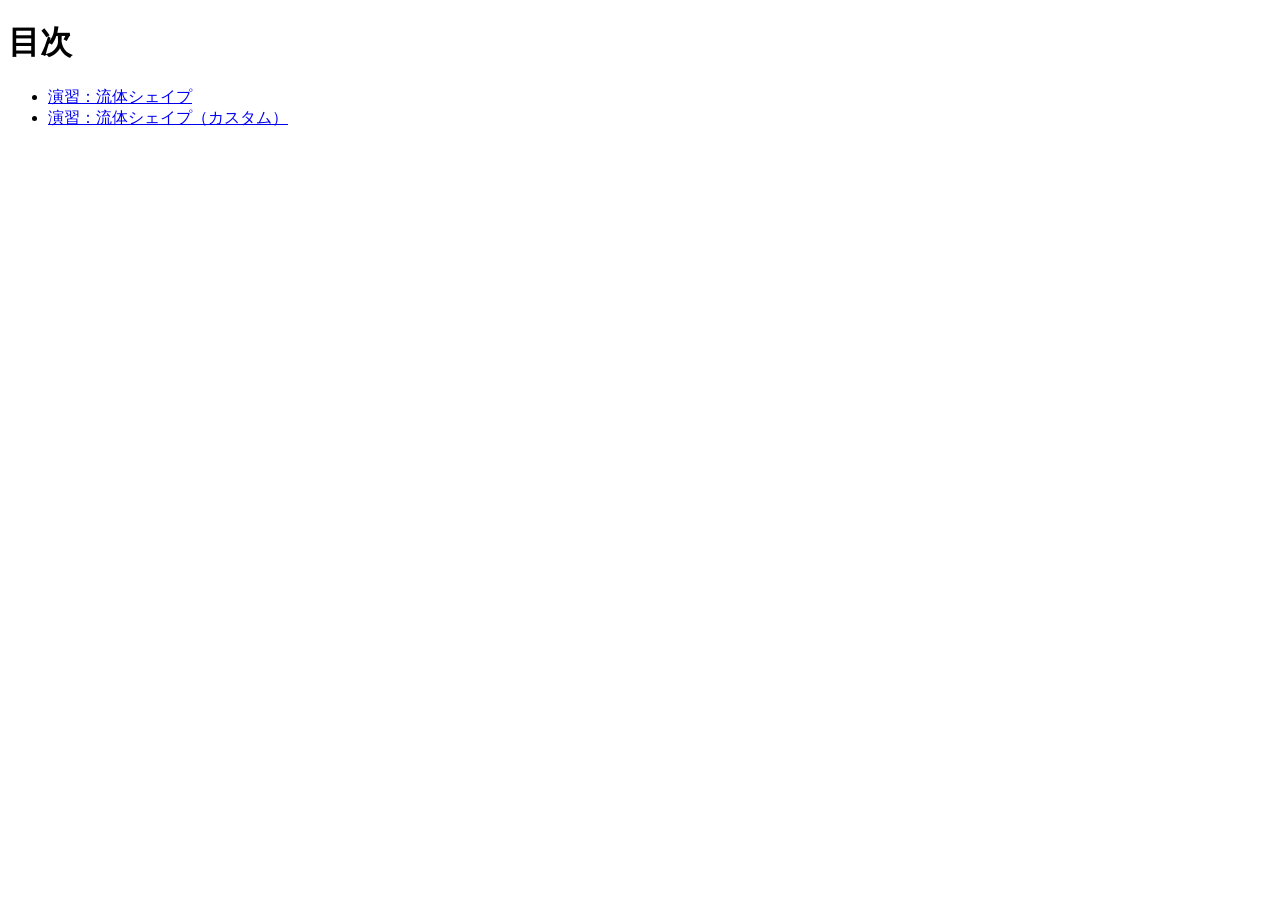
<file: index.html>
<!doctype html>
<html lang="ja">
  <head>
    <meta charset="utf-8">
    <title>20261119-hc</title>
  </head>

  <body>
    <h1>目次</h1>

    <ul>
      <li><a href="fluid-shape/index.html">演習：流体シェイプ</a></li>
      <li><a href="fluid-shape-cusutamo/index.html">演習：流体シェイプ（カスタム）</a></li>
    </ul>
  </body>
</html>
</file>
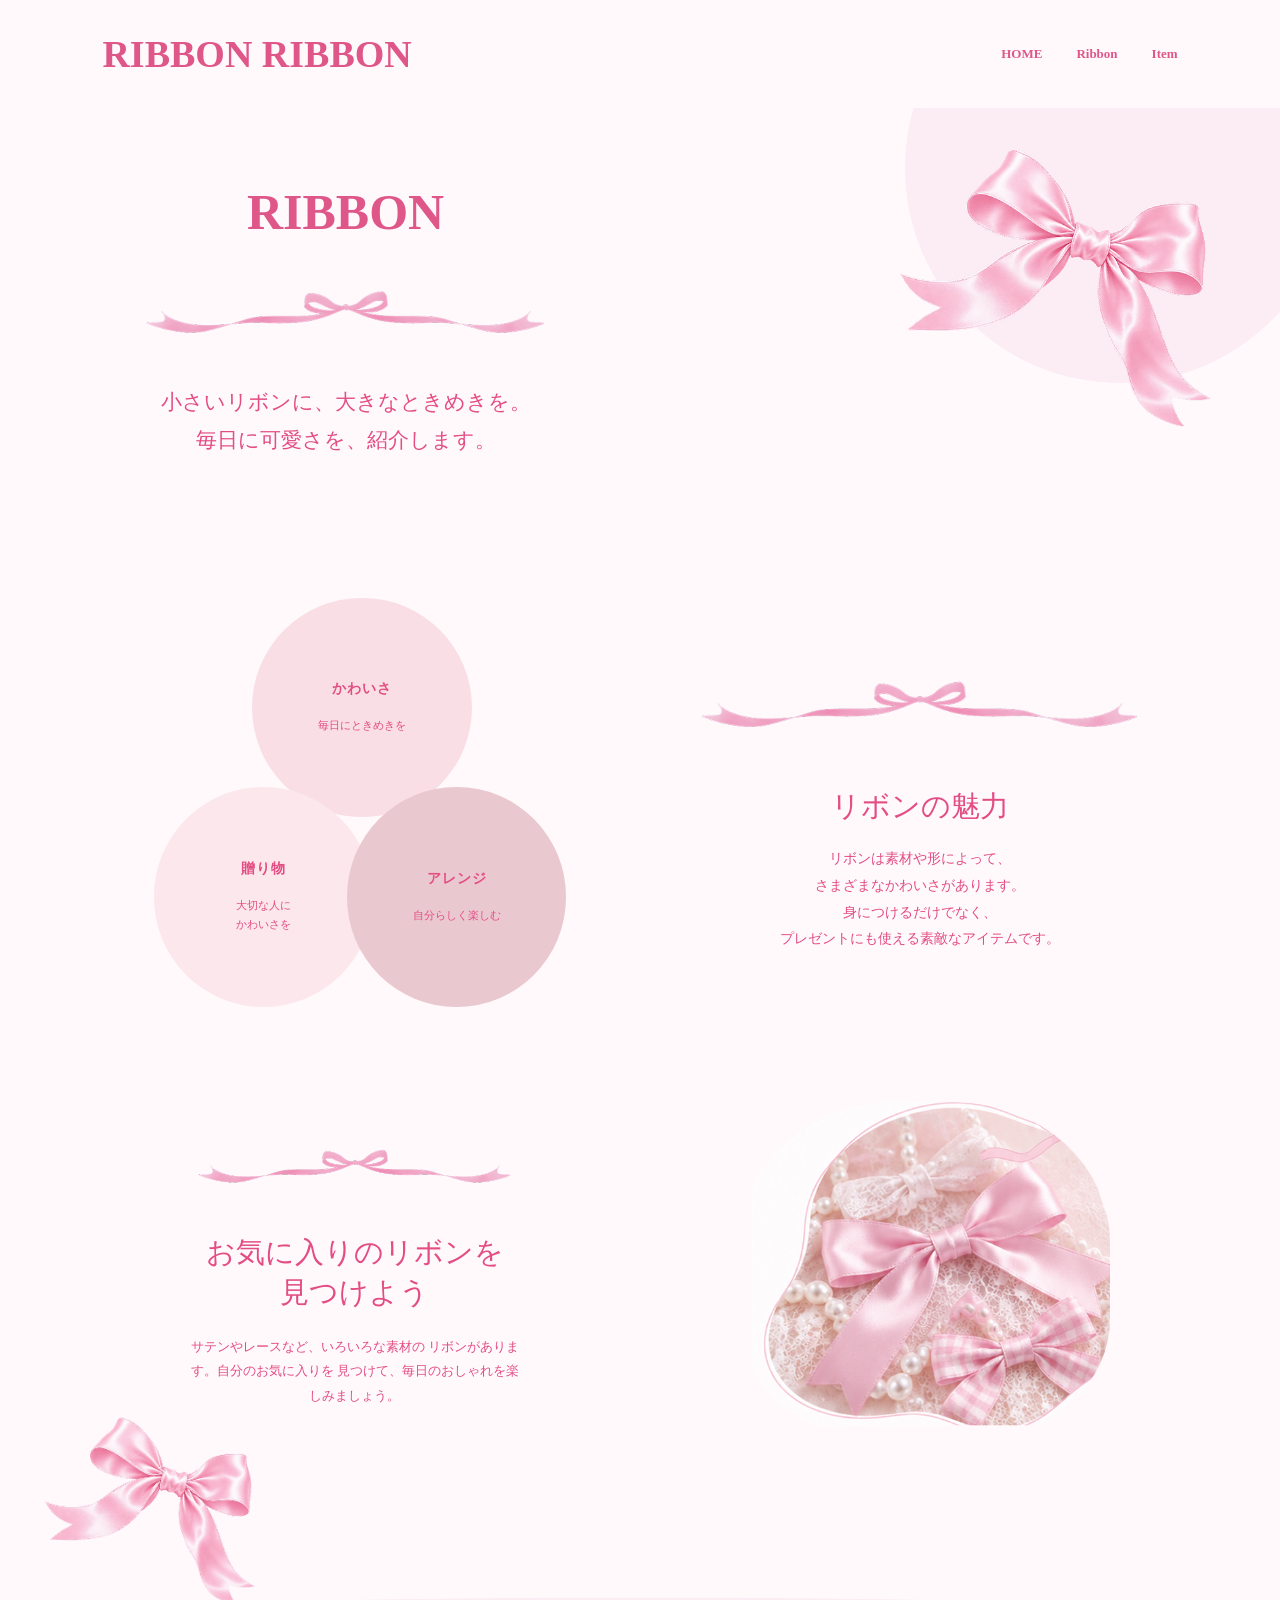
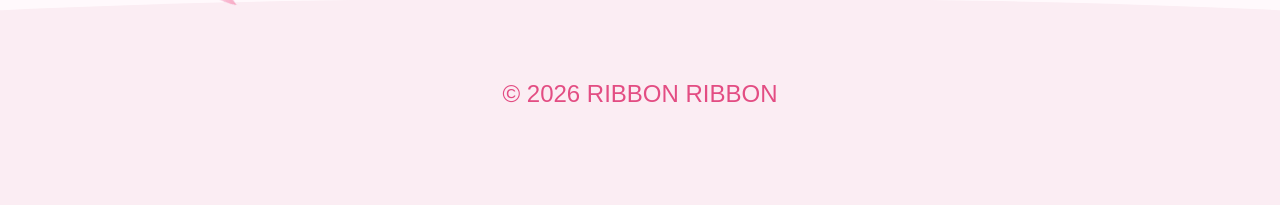
<file: fluid-shape-cusutamo/index.html>
<!DOCTYPE html>
<html lang="ja">
<head>
  <meta charset="UTF-8">
  <meta name="viewport" content="width=device-width, initial-scale=1.0">
  <title>RIBBON RIBBON</title>
  <link rel="stylesheet" href="style.css">
</head>

<body id="home">

  <!-- ヘッダー -->
  <header class="site-header">
    <h1>RIBBON RIBBON</h1>

    <nav>
      <a href="#home">HOME</a>
      <a href="#ribbon">Ribbon</a>
      <a href="#item">Item</a>
    </nav>
  </header>

  <main>

    <!-- メインビジュアル -->
    <section class="hero">

      <div class="hero-copy">
        <h2>RIBBON</h2>

        <!-- 横長のリボン飾り画像 -->
        <img
          class="line-ribbon"
          src="images/ribbon-line.png"
          alt=""
        >

        <p>
          小さいリボンに、大きなときめきを。<br>
          毎日に可愛さを、紹介します。
        </p>
      </div>

      <!-- 右上の大きなリボン画像 -->
      <img
        class="hero-bow"
        src="images/bow-main.png"
        alt=""
      >

    </section>


    <!-- リボンの魅力 -->
    <section class="feature" id="ribbon">

      <!-- 3つの丸 -->
      <div class="circle-group">

        <div class="circle circle-top">
          <h3>かわいさ</h3>
          <p>毎日にときめきを</p>
        </div>

        <div class="circle circle-left">
          <h3>贈り物</h3>
          <p>
            大切な人に<br>
            かわいさを
          </p>
        </div>

        <div class="circle circle-right">
          <h3>アレンジ</h3>
          <p>自分らしく楽しむ</p>
        </div>

      </div>


      <!-- リボンの魅力の説明 -->
      <div class="feature-copy">

        <img
          class="line-ribbon"
          src="images/ribbon-line.png"
          alt=""
        >

        <h2>リボンの魅力</h2>

        <p>
          リボンは素材や形によって、<br>
          さまざまなかわいさがあります。<br>
          身につけるだけでなく、<br>
          プレゼントにも使える素敵なアイテムです。
        </p>

      </div>

    </section>


    <!-- お気に入りのリボン -->
    <section class="item-section" id="item">

      <div class="item-copy">

        <img
          class="line-ribbon"
          src="images/ribbon-line.png"
          alt=""
        >

        <h2>
          お気に入りのリボンを<br>
          見つけよう
        </h2>

        <p>
          サテンやレースなど、いろいろな素材の
          リボンがあります。自分のお気に入りを
          見つけて、毎日のおしゃれを楽しみましょう。
        </p>

      </div>


      <!-- リボンの写真 -->
      <img
        class="item-photo"
        src="images/ribbon-items.png"
        alt="リボンやレースのアイテム"
      >

    </section>

  </main>


  <!-- 下部のリボン飾り -->
  <img
    class="footer-bow"
    src="images/bow-main.png"
    alt=""
  >


  <!-- フッター -->
  <footer>
    <p>© 2026 RIBBON RIBBON</p>
  </footer>

</body>
</html>
</file>
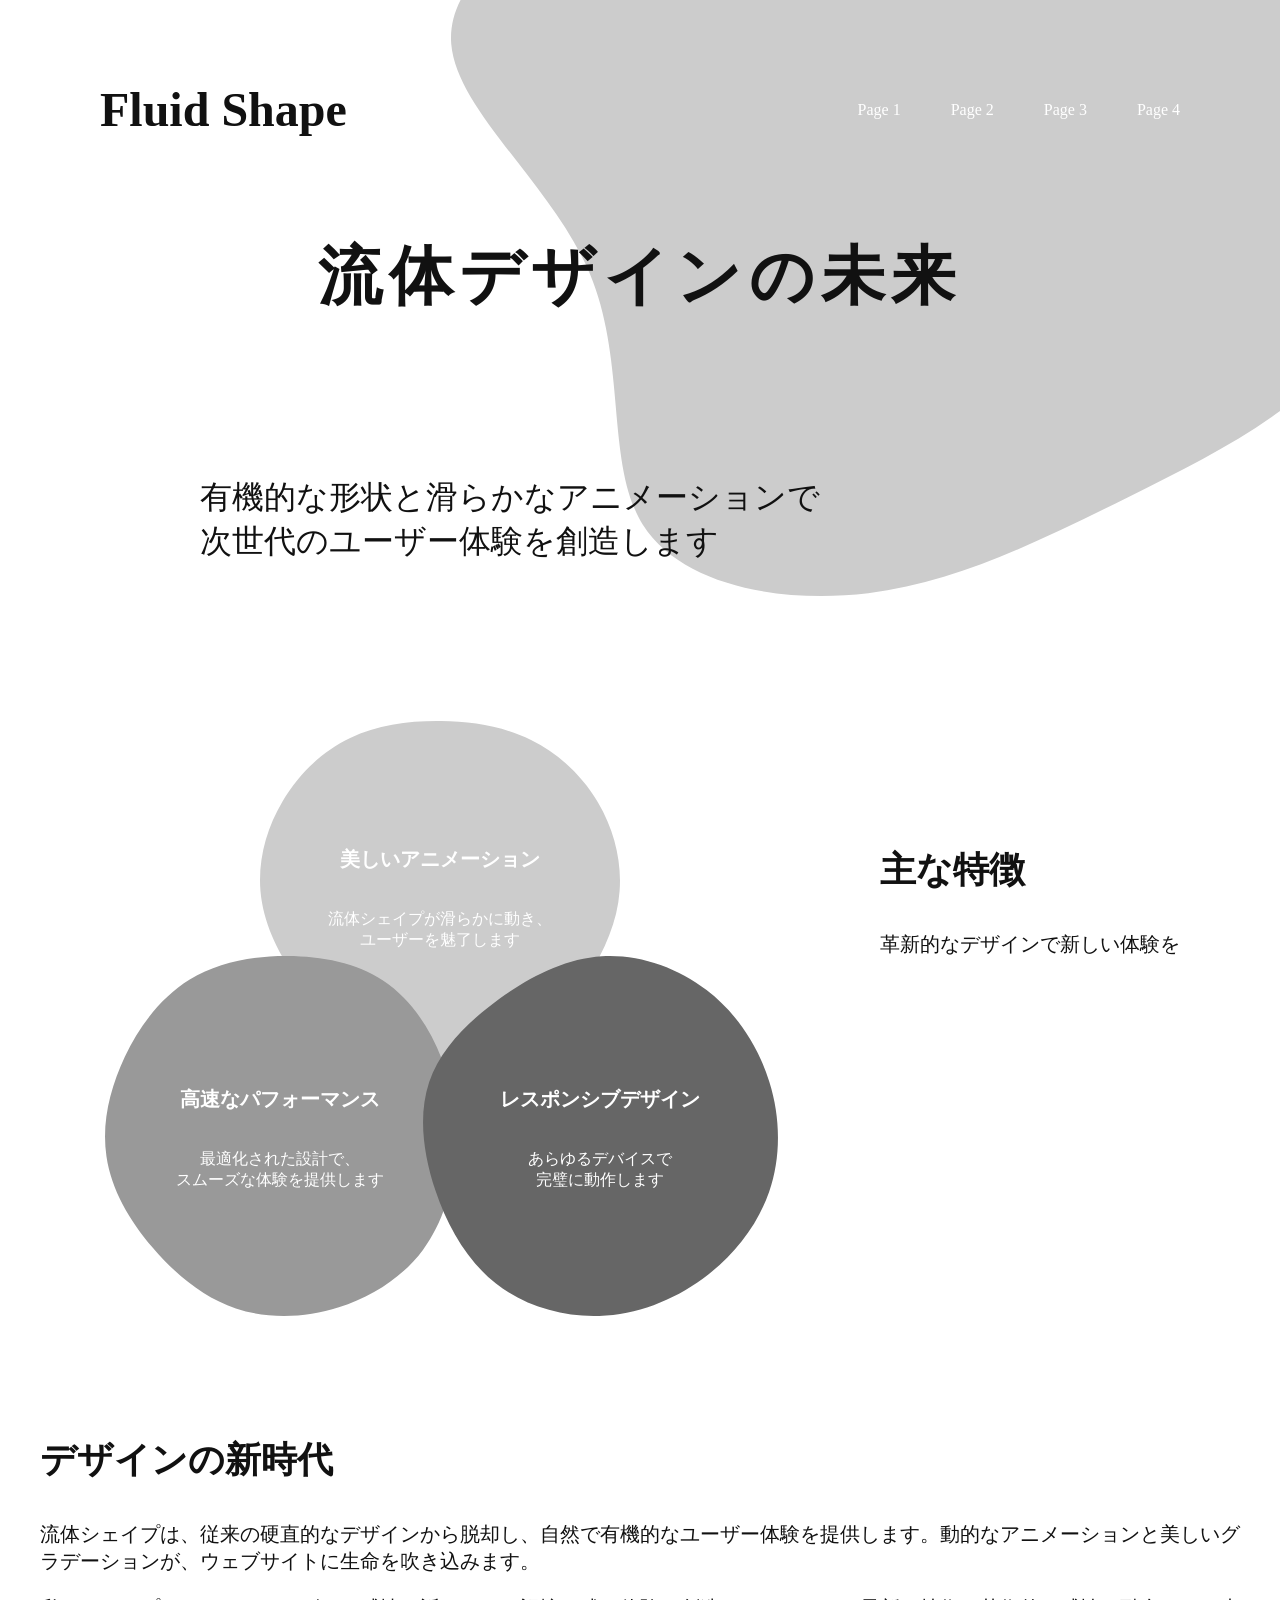
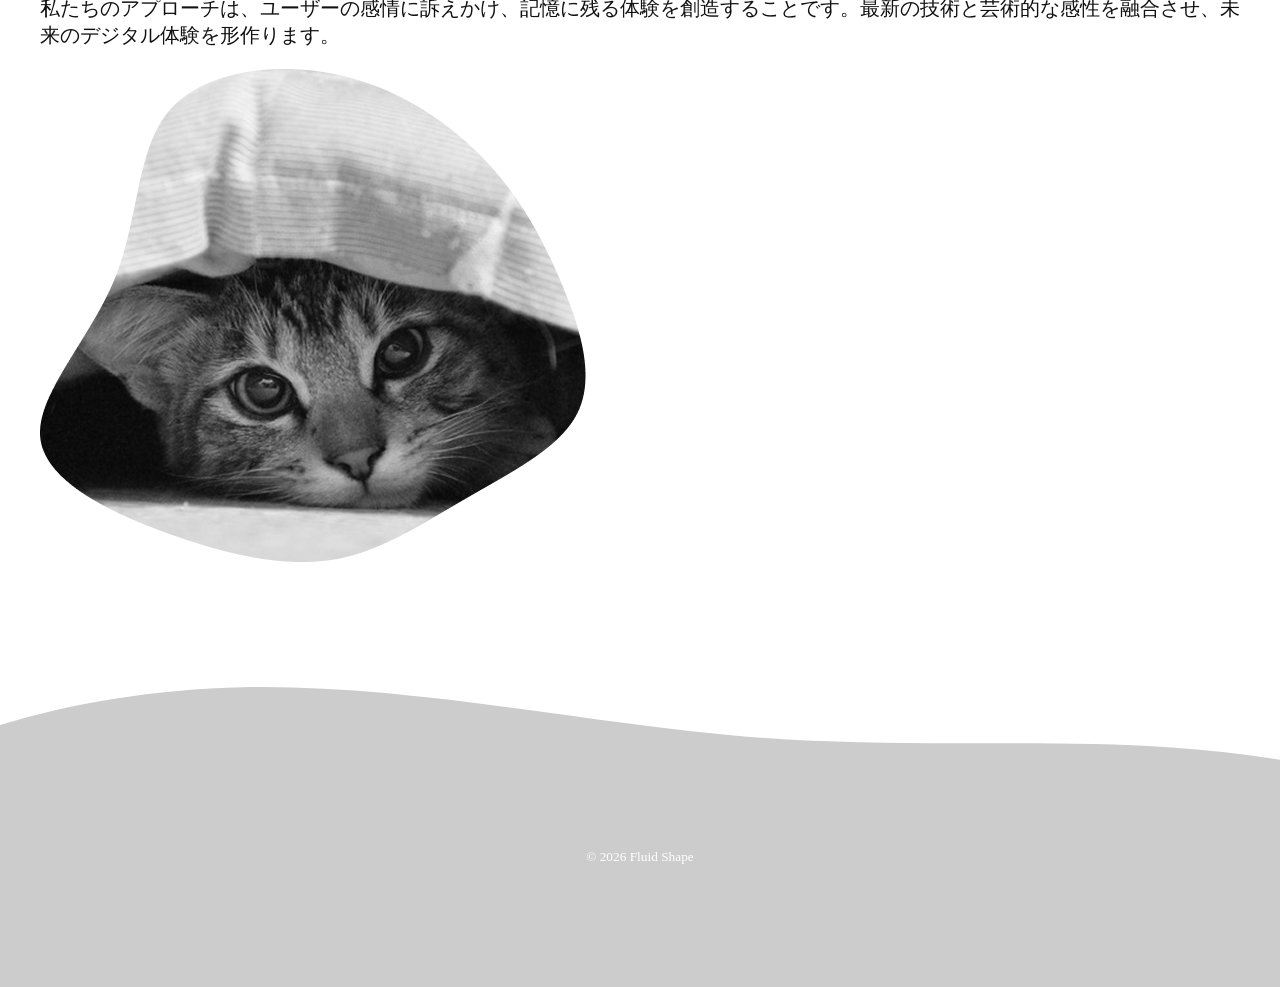
<file: fluid-shape/index.html>
<!doctype html>
<html lang="ja">
<head>
  <meta charset="UTF-8" />
  <title>Fluid Shape</title>
  <link rel="stylesheet" href="style.css">
</head>

<body>
  <header>
    <div class="links">
      <h1 class="logo"><a href="#">Fluid Shape</a></h1>
      <nav>
        <a href="#">Page 1</a>
        <a href="#">Page 2</a>
        <a href="#">Page 3</a>
        <a href="#">Page 4</a>
      </nav>
    </div>
    <p class="main-copy">流体デザインの未来</p>
    <p class="sub-copy">
      有機的な形状と滑らかなアニメーションで<br>
      次世代のユーザー体験を創造します
    </p>
  </header>

  <main>
    <section class="feature">
      <div class="text-area">
        <h2>主な特徴</h2>
        <p>革新的なデザインで新しい体験を</p>
      </div>

      <div class="features">
        <div class="center">
          <div>
            <h3>美しいアニメーション</h3>
            <p>流体シェイプが滑らかに動き、<br>ユーザーを魅了します</p>
          </div>
        </div>
        <div class="left">
          <div>
            <h3>高速なパフォーマンス</h3>
            <p>最適化された設計で、<br>スムーズな体験を提供します</p>
          </div>
        </div>
        <div class="right">
          <div>
            <h3>レスポンシブデザイン</h3>
            <p>あらゆるデバイスで<br>完璧に動作します</p>
          </div>
        </div>
      </div>

    </section>

    <section class="new-era">
      <div class="text-area">
        <h2>デザインの新時代</h2>
        <p>流体シェイプは、従来の硬直的なデザインから脱却し、自然で有機的なユーザー体験を提供します。動的なアニメーションと美しいグラデーションが、ウェブサイトに生命を吹き込みます。</p>
        <p>私たちのアプローチは、ユーザーの感情に訴えかけ、記憶に残る体験を創造することです。最新の技術と芸術的な感性を融合させ、未来のデジタル体験を形作ります。</p>
      </div>
      <img src="img/cat.png" alt="猫">
    </section>
  </main>

  <footer>
    <small class="copyright">&copy; 2026 Fluid Shape</small>
  </footer>
</body>
</html>
</file>
<file: fluid-shape-cusutamo/style.css>
@charset "utf-8";

/* =========================
   基本設定
========================= */

* {
  box-sizing: border-box;
}



body {
  margin: 0;
  background: #fff9fc;
  color: #e34d83;
  font-family: "Yu Gothic", "Hiragino Kaku Gothic ProN", sans-serif;
}

img {
  display: block;
  max-width: 100%;
}


/* =========================
   ヘッダー
========================= */

.site-header {
  width: 84%;
  margin: 0 auto;
  padding: 32px 0;

  display: flex;
  align-items: center;
  justify-content: space-between;
}

.site-header h1 {
  margin: 0;

  font-family: Georgia, "Times New Roman", serif;
  font-size: clamp(24px, 3.5vw, 38px);
  font-weight: bold;

  color: #df5689;
}

nav {
  display: flex;
  gap: 34px;
}

nav a {
  color: #df5689;
  text-decoration: none;

  font-family: Georgia, "Times New Roman", serif;
  font-size: 13px;
  font-weight: bold;
}


/* =========================
   メインビジュアル
========================= */

.hero {
  position: relative;
  min-height: 420px;
  width: 100%;
  overflow: hidden;
}

/* 右上の淡いピンクの丸 */
.hero::before {
  content: "";

  position: absolute;
  width: 430px;
  height: 430px;

  right: -55px;
  top: -155px;

  border-radius: 50%;
  background: #fbedf3;
}

/* メインの文字 */
.hero-copy {
  position: relative;
  z-index: 1;

  width: 54%;
  padding-top: 75px;

  text-align: center;
}

.hero-copy h2 {
  margin: 0 0 24px;

  font-family: Georgia, "Times New Roman", serif;
  font-size: clamp(36px, 5vw, 50px);

  color: #df5689;
}

/* 横長のリボン画像 */
.line-ribbon {
  width: min(80%, 400px);
  margin: 0 auto 18px;
}

.hero-copy p {
  margin: 0;

  font-size: clamp(16px, 2vw, 21px);
  line-height: 1.8;
}

/* 右上の大きなリボン */
.hero-bow {
  position: absolute;
  z-index: 2;

  width: min(38%, 370px);

  top: 10px;
  right: 3%;
}


/* =========================
   リボンの魅力
========================= */

.feature {
  width: 84%;
  margin: 70px auto 0;

  display: grid;
  grid-template-columns: 1fr 1fr;

  align-items: center;
  gap: 45px;

  min-height: 400px;
}


/* 丸を配置する部分 */
.circle-group {
  position: relative;

  width: 100%;
  max-width: 430px;

  aspect-ratio: 1 / 0.95;
  margin: 0 auto;
}


/* 3つの丸の共通設定 */
.circle {
  position: absolute;

  width: 51%;
  aspect-ratio: 1;

  border-radius: 50%;

  display: flex;
  flex-direction: column;

  justify-content: center;
  align-items: center;

  text-align: center;
  padding: 18px;
}

.circle h3 {
  margin: 0 0 18px;

  font-size: 14px;
  letter-spacing: 1px;
}

.circle p {
  margin: 0;

  font-size: 11px;
  line-height: 1.7;
}


/* 上の丸 */
.circle-top {
  top: 0;
  left: 25%;

  background: #f9dfe5;
}

/* 左下の丸 */
.circle-left {
  bottom: 0;
  left: 2%;

  background: #fbe7ec;
}

/* 右下の丸 */
.circle-right {
  bottom: 0;
  right: 2%;

  background: #eac8d0;
}


/* 右側の説明 */
.feature-copy {
  text-align: center;
}

.feature-copy .line-ribbon {
  width: 85%;
  margin-bottom: 25px;
}

.feature-copy h2 {
  margin: 0 0 18px;

  font-size: clamp(22px, 2.7vw, 29px);
  font-weight: normal;
}

.feature-copy p {
  margin: 0;

  font-size: 14px;
  line-height: 1.9;
}


/* =========================
   お気に入りのリボン
========================= */

.item-section {
  width: 84%;
  margin: 95px auto 80px;

  display: grid;
  grid-template-columns: 1fr 1fr;

  gap: 65px;
  align-items: center;
}


/* 左側の説明 */
.item-copy {
  text-align: center;

  max-width: 330px;
  justify-self: center;
}

.item-copy .line-ribbon {
  width: 95%;
  margin-bottom: 25px;
}

.item-copy h2 {
  margin: 0 0 18px;

  font-size: clamp(22px, 2.7vw, 29px);
  font-weight: normal;
}

.item-copy p {
  margin: 22px 0 0;

  font-size: 13px;
  line-height: 1.9;
}


/* 右側の写真 */
.item-photo {
  width: 100%;
  max-width: 370px;

  justify-self: center;

  border-radius: 42% 42% 35% 35%;
  object-fit: cover;
}


/* =========================
   フッター
========================= */

footer {
  position: relative;

  min-height: 190px;
  padding: 65px 20px 35px;

  background: #fbedf3;
  text-align: center;
}

/* フッター上部の波 */
footer::before {
  content: "";

  position: absolute;

  left: 0;
  right: 0;
  top: -45px;

  height: 70px;

  background: #fbedf3;

  clip-path: ellipse(70% 60% at 50% 100%);
}

footer p {
  position: relative;

  margin: 0;
  font-size: 24px;
}


/* フッターのリボン画像 */
.footer-bow {
  position: relative;
  z-index: 1;

  width: 250px;

  margin: -120px 0 0 2%;
}
</file>
<file: fluid-shape/style.css>
@charset "utf-8";

/* ====================
  全体共通
==================== */
* {
  box-sizing: border-box; /* padding・borderを含めてサイズ計算 */
}

body {
  margin: 0; /* ブラウザ標準余白を除去 */
  color: #111; /* 基本文字色 */
  font-size: 16px; /* 基本フォントサイズ */
  min-width: 1200px /* 最小幅 */
}

a {
  color: inherit; /* 親要素の文字色を継承 */
  text-decoration: none; /* 下線を削除 */
}

/* ====================
  header
==================== */

/*** ヘッダー全体 ***/
header {
  height: 596px; /* ヘッダー高さ */
  display: flex; /* フレックスレイアウト */
  flex-direction: column; /* 縦方向に配置 */
  position: relative; /* 子要素の絶対配置基準 */
  background: url(img/header.svg) no-repeat top right/contain; /* 背景画像設定 */
}

/*** ロゴ／ナビ ***/
.links {
  width: 100%; /* 横幅いっぱい */
  display: flex; /* 横並び */
  justify-content: space-between; /* 両端揃え */
  align-items: center; /* 縦中央揃え */
  padding: 50px 100px 0; /* 上・左右の余白 */
}

/*** ロゴ ***/
.links .logo {
  font-size: 48px; /* ロゴ文字サイズ */
}

/*** ナビ ***/
.links nav {
  display: flex; /* ナビを横並び */
  gap: 50px; /* リンク間隔 */
}

.links nav a {
  color: #fff; /* ナビリンク文字色 */
}

/*** メインコピー ***/
.main-copy {
  width: 100%; /* 横幅いっぱい */
  font-size: 64px; /* メインコピー文字サイズ */
  font-weight: 700; /* 太字 */
  text-align: center; /* 中央揃え */
  margin: 1em 0 0; /* 上余白 */
  letter-spacing: .1em; /* 文字間隔 */
}

/*** サブコピー ***/
.sub-copy {
  font-size: 32px; /* サブコピー文字サイズ */
  position: absolute; /* 絶対配置 */
  left: 200px; /* 左からの位置 */
  bottom: 0; /* 下端に配置 */
}

/* ====================
  main共通
==================== */
main {
  width: 1200px; /* コンテンツ最大幅 */
  margin: auto; /* 中央寄せ */
}

section {
  margin: 120px auto; /* セクション上下余白 */
}

h2 {
  font-size: 36px; /* 見出し文字サイズ */
  margin-bottom: 1em; /* 下余白 */
}

/*** テキストエリア共通（.feature / .section-2） ***/
.text-area p {
  font-size: 20px; /* 本文文字サイズ */
}

/* ====================
  .featureセクション
==================== */

/*** セクション全体 ***/
.feature {
  display: flex; /* フレックスレイアウト */
  flex-direction: row-reverse; /* 要素の並びを反転 */
  justify-content: center; /* 中央寄せ */
  gap: 100px; /* 要素間隔 */
}

/*** テキストエリア（画面右） ***/
.feature .text-area {
  margin-top: 100px; /* 上余白 */
}

/*** 特徴3点（画面左） ***/
.features {
  width: 680px; /* エリア幅 */
  height: 600px; /* エリア高さ */
  position: relative; /* 子要素の配置基準 */
  text-align: center; /* テキスト中央揃え */
  color: #fff; /* 文字色 */
}

/*** 各特徴(div)共通 ***/
.features div {
  position: absolute; /* 重ねて配置 */
  display: flex; /* フレックス */
  flex-direction: column; /* 縦並び */
  justify-content: center; /* 縦中央 */
  align-items: center; /* 横中央 */
  width: 360px; /* 円の幅 */
  height: 360px; /* 円の高さ */
}

/*** 特徴・中央 ***/
.center {
  background: url(img/center.svg) center/contain no-repeat; /* 中央画像 */
  top: 0; /* 上に配置 */
  left: 50%; /* 横中央基準 */
  transform: translateX(-50%); /* 真ん中に補正 */
}

/*** 特徴・左 ***/
.left {
  background: url(img/left.svg) center/contain no-repeat; /* 左画像 */
  left: 0; /* 左寄せ */
  bottom: 0; /* 下寄せ */
}

/*** 特徴・右 ***/
.right {
  background: url(img/right.svg) center/contain no-repeat; /* 右画像 */
  right: 0; /* 右寄せ */
  bottom: 0; /* 下寄せ */
}

/*** 特徴の見出し ***/
.features h3 {
  font-size: 20px; /* 見出し文字サイズ */
  margin-bottom: 1em; /* 下余白 */
}

/* ====================
  .section-2セクション
==================== */

/*** セクション全体 ***/
.section-2 {
  display: flex; /* 横並び */
  align-items: center; /* 縦中央揃え */
  justify-content: space-between; /* 両端配置 */
}

/*** テキストエリア（画面左） ***/
.section-2 .text-area {
  width: 44%; /* テキスト幅 */
}

/*** 画像エリア（画面右） ***/
.section-2 img {
  width: 50%; /* 画像幅 */
  height: auto; /* 高さ自動調整 */
}

/* ====================
  footer
==================== */

footer {
  height: 300px; /* フッター高さ */
  background: url(img/footer.svg) top center /cover no-repeat; /* 背景画像 */
  display: flex; /* フレックス */
  justify-content: center; /* 横中央 */
  align-items: center; /* 縦中央 */
}

.copyright {
  color: #fff; /* 文字色 */
  margin-top: 40px; /* 上余白 */
}
</file>
